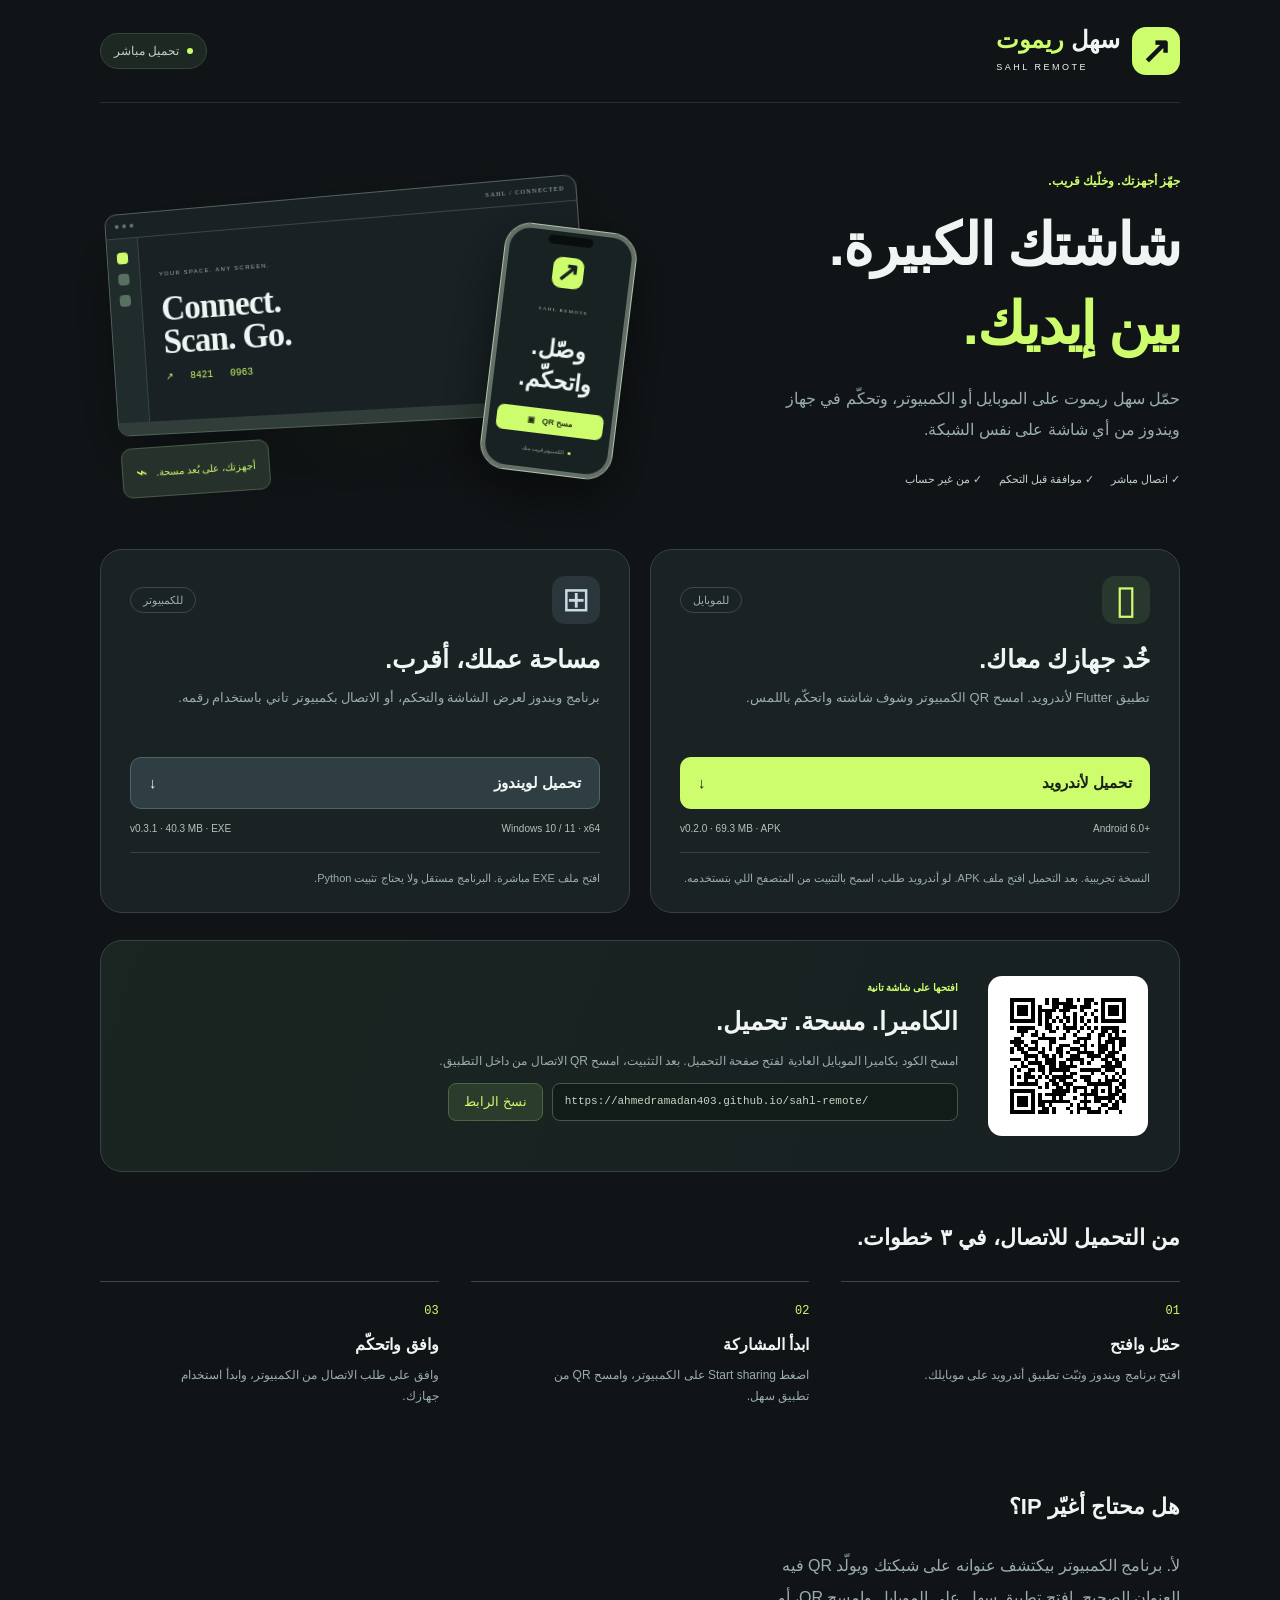
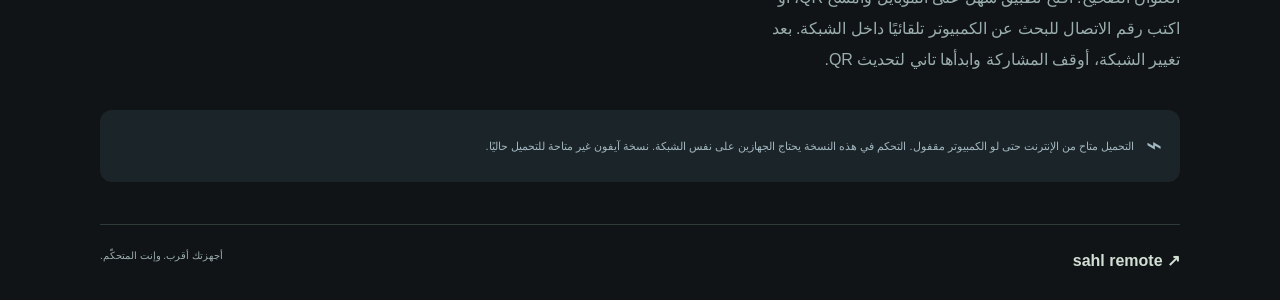
<file: docs/index.html>
<!doctype html>
<html lang="ar" dir="rtl">
<head>
  <meta charset="utf-8">
  <meta name="viewport" content="width=device-width, initial-scale=1">
  <meta http-equiv="Content-Security-Policy" content="default-src 'none'; img-src 'self'; style-src 'self'; script-src 'self'; connect-src 'self'; base-uri 'none'; form-action 'none'">
  <meta name="theme-color" content="#101416">
  <meta name="description" content="حمّل سهل ريموت لأندرويد وويندوز، ووصّل أجهزتك على نفس شبكة الواي فاي.">
  <title>تحميل سهل ريموت · Sahl Remote</title>
  <link rel="stylesheet" href="./downloads.css">
  <script src="./downloads.js" defer></script>
</head>
<body>
  <div class="shell">
    <header>
      <a class="brand" href="./" aria-label="سهل ريموت"><span class="mark" aria-hidden="true">↗</span><span>سهل <em>ريموت</em><small dir="ltr">SAHL REMOTE</small></span></a>
      <span class="badge"><i></i> تحميل مباشر</span>
    </header>
    <main>
      <section class="hero">
        <div class="intro">
          <p class="eyebrow">جهّز أجهزتك. وخلّيك قريب.</p>
          <h1>شاشتك الكبيرة.<br><span>بين إيديك.</span></h1>
          <p class="lead">حمّل سهل ريموت على الموبايل أو الكمبيوتر، وتحكّم في جهاز ويندوز من أي شاشة على نفس الشبكة.</p>
          <div class="features"><span>✓ اتصال مباشر</span><span>✓ موافقة قبل التحكم</span><span>✓ من غير حساب</span></div>
        </div>
        <div class="visual" aria-hidden="true">
          <div class="desktop"><div class="titlebar"><span></span><span></span><span></span><b>SAHL / CONNECTED</b></div><div class="screen"><div class="screen-side"><i></i><i></i><i></i></div><div class="screen-main"><small>YOUR SPACE. ANY SCREEN.</small><strong>Connect.<br>Scan. Go.</strong><div class="screen-code">↗ &nbsp; 8421 &nbsp; 0963</div></div></div></div>
          <div class="phone"><div class="notch"></div><div class="phone-mark">↗</div><small>SAHL REMOTE</small><strong>وصّل.<br>واتحكّم.</strong><div class="phone-button">مسح QR &nbsp; ▣</div><div class="phone-status"><i></i> الكمبيوتر قريب منك</div></div>
          <div class="floating">⌁ <span>أجهزتك، على بُعد مسحة.</span></div>
        </div>
      </section>
      <section class="downloads" aria-label="تحميل التطبيقات">
        <article class="download-card" id="android-card">
          <div class="card-top"><span class="platform-icon" aria-hidden="true">▯</span><span class="tag">للموبايل</span></div>
          <h2>خُد جهازك معاك.</h2><p>تطبيق Flutter لأندرويد. امسح QR الكمبيوتر وشوف شاشته واتحكّم باللمس.</p>
          <a class="download-button primary" id="android-download" aria-disabled="true"><span>تحميل لأندرويد</span><span aria-hidden="true">↓</span></a>
          <div class="file-meta"><span id="android-meta">بنجهّز رابط التحميل…</span><span>Android 6.0+</span></div>
          <p class="install-hint">النسخة تجريبية. بعد التحميل افتح ملف APK. لو أندرويد طلب، اسمح بالتثبيت من المتصفح اللي بتستخدمه.</p>
        </article>
        <article class="download-card" id="windows-card">
          <div class="card-top"><span class="platform-icon windows-icon" aria-hidden="true">⊞</span><span class="tag">للكمبيوتر</span></div>
          <h2>مساحة عملك، أقرب.</h2><p>برنامج ويندوز لعرض الشاشة والتحكم، أو الاتصال بكمبيوتر تاني باستخدام رقمه.</p>
          <a class="download-button secondary" id="windows-download" aria-disabled="true"><span>تحميل لويندوز</span><span aria-hidden="true">↓</span></a>
          <div class="file-meta"><span id="windows-meta">بنجهّز رابط التحميل…</span><span>Windows 10 / 11 · x64</span></div>
          <p class="install-hint">افتح ملف EXE مباشرة. البرنامج مستقل ولا يحتاج تثبيت Python.</p>
        </article>
      </section>
      <p class="load-error" id="load-error" role="alert" hidden>تعذّر تجهيز الروابط. افتح <a href="https://github.com/AhmedRamadan403/sahl-remote/releases/tag/v0.3.1">إصدارات GitHub</a> للتحميل مباشرة.</p>
      <section class="handoff" aria-labelledby="handoff-title">
        <div class="qr-wrap"><img src="./qr.png" width="144" height="144" alt="QR لفتح صفحة التحميل على الموبايل"></div>
        <div class="handoff-copy"><span class="eyebrow">افتحها على شاشة تانية</span><h2 id="handoff-title">الكاميرا. مسحة. تحميل.</h2><p>امسح الكود بكاميرا الموبايل العادية لفتح صفحة التحميل. بعد التثبيت، امسح QR الاتصال من داخل التطبيق.</p><div class="copy-row"><input id="page-address" readonly aria-label="رابط صفحة التحميل" dir="ltr"><button id="copy-address" type="button">نسخ الرابط</button></div><p class="copy-status" id="copy-status" role="status" aria-live="polite"></p></div>
      </section>
      <section class="steps" aria-label="ابدأ في ثلاث خطوات"><h2>من التحميل للاتصال، في ٣ خطوات.</h2><div class="step-grid"><div><span>01</span><h3>حمّل وافتح</h3><p>افتح برنامج ويندوز وثبّت تطبيق أندرويد على موبايلك.</p></div><div><span>02</span><h3>ابدأ المشاركة</h3><p>اضغط Start sharing على الكمبيوتر، وامسح QR من تطبيق سهل.</p></div><div><span>03</span><h3>وافق واتحكّم</h3><p>وافق على طلب الاتصال من الكمبيوتر، وابدأ استخدام جهازك.</p></div></div></section>
      <section class="steps" aria-labelledby="ip-faq"><h2 id="ip-faq">هل محتاج أغيّر IP؟</h2><p class="lead">لأ. برنامج الكمبيوتر بيكتشف عنوانه على شبكتك ويولّد QR فيه العنوان الصحيح. افتح تطبيق سهل على الموبايل وامسح QR، أو اكتب رقم الاتصال للبحث عن الكمبيوتر تلقائيًا داخل الشبكة. بعد تغيير الشبكة، أوقف المشاركة وابدأها تاني لتحديث QR.</p></section>
      <aside class="network-note"><span aria-hidden="true">⌁</span><p>التحميل متاح من الإنترنت حتى لو الكمبيوتر مقفول. التحكم في هذه النسخة يحتاج الجهازين على نفس الشبكة. نسخة آيفون غير متاحة للتحميل حاليًا.</p></aside>
    </main>
    <footer><span dir="ltr">sahl remote ↗</span><span>أجهزتك أقرب. وإنت المتحكّم.</span></footer>
  </div>
</body>
</html>
</file>
<file: docs/downloads.css>
:root{color-scheme:dark;--bg:#101416;--card:#1a2224;--edge:#344346;--ink:#eff5f2;--muted:#9aadae;--lime:#cdfc6c}*{box-sizing:border-box}body{margin:0;background:var(--bg);color:var(--ink);font-family:"Segoe UI",Tahoma,Arial,sans-serif;line-height:1.7}button,input,a{-webkit-tap-highlight-color:transparent}a{color:inherit;text-decoration:none}button,a,input{outline-offset:5px}button:focus-visible,a:focus-visible,input:focus-visible{outline:2px solid var(--lime)}.shell{max-width:1152px;margin:auto;padding:0 36px}header{display:flex;align-items:center;justify-content:space-between;padding:27px 0;border-bottom:1px solid #253034}.brand{display:flex;align-items:center;gap:12px;font-size:24px;font-weight:750;line-height:1.1}.brand em{font-style:normal;color:var(--lime)}.brand small{display:block;font:9px/1.8 "Segoe UI",sans-serif;letter-spacing:2.5px;margin-top:5px}.mark{display:grid;place-items:center;width:48px;height:48px;background:var(--lime);border-radius:14px;font:700 36px/1 "Segoe UI";color:var(--bg)}.badge{font-size:12px;color:#c2d0c6;background:#1d2823;border:1px solid #344539;border-radius:24px;padding:7px 13px;display:flex;align-items:center;gap:8px}.badge i,.phone-status i{width:6px;height:6px;border-radius:50%;background:var(--lime)}.hero{display:grid;grid-template-columns:1fr 1fr;gap:30px;align-items:center;padding:62px 0 54px}.eyebrow{font-size:12px;font-weight:650;color:var(--lime);margin:0 0 15px}h1{font-size:58px;line-height:1.35;letter-spacing:-2px;margin:0 0 20px;font-weight:750}h1 span{color:var(--lime)}.lead{font-size:16px;color:var(--muted);max-width:420px;line-height:1.95;margin:0}.features{display:flex;flex-wrap:wrap;gap:17px;margin-top:25px;color:#c1cfc9;font-size:11px}.visual{height:330px;position:relative;direction:ltr;isolation:isolate}.visual:before{content:"";position:absolute;inset:5% 12%;background:radial-gradient(ellipse,#6f914828,transparent 68%);z-index:-1}.desktop{position:absolute;left:0;top:30px;width:91%;height:230px;border:1px solid #52615b;border-radius:12px;background:#192124;box-shadow:0 30px 70px #0005;transform:perspective(900px) rotateY(-8deg) rotateZ(-4deg);overflow:hidden}.desktop:after{content:"";position:absolute;bottom:0;left:0;right:0;height:13px;background:#303d38}.titlebar{display:flex;align-items:center;gap:4px;height:25px;border-bottom:1px solid #3a4645;padding:0 10px}.titlebar span{width:4px;height:4px;border-radius:50%;background:#64786f}.titlebar b{font:6px/1 "Segoe UI";letter-spacing:1.2px;color:#acbdb1;margin-left:auto}.screen{display:flex;height:190px}.screen-side{width:34px;background:#202b2b;border-right:1px solid #3a4645;padding:14px 10px}.screen-side i{display:block;width:12px;height:12px;background:#577060;border-radius:4px;margin-bottom:10px}.screen-side i:first-child{background:var(--lime)}.screen-main{padding:22px 20px}.screen-main small{font-size:6px;letter-spacing:1.5px;color:#a2b4a7}.screen-main strong{display:block;font:700 35px/.98 "Segoe UI";letter-spacing:-1px;color:var(--ink);margin:10px 0}.screen-code{font:10px/1.5 Consolas,monospace;color:var(--lime)}.phone{position:absolute;right:1px;top:63px;width:131px;height:246px;transform:rotate(7deg);background:#192222;border:4px solid #637068;outline:1px solid #b4c2ae;border-radius:25px;box-shadow:0 20px 55px #0008;text-align:center;padding:18px 8px 8px;direction:rtl}.notch{position:absolute;top:4px;left:38px;width:45px;height:9px;background:#080e0e;border-radius:8px}.phone-mark{margin:7px auto 5px;background:var(--lime);color:#18231d;width:31px;height:31px;border-radius:9px;font:700 27px/31px "Segoe UI"}.phone small{font:5px/1.5 "Segoe UI";letter-spacing:1.4px;color:#b5c1b8}.phone strong{display:block;font-size:23px;line-height:1.4;margin:13px 0 12px}.phone-button{background:var(--lime);border-radius:7px;color:#202a1a;font-size:8px;padding:6px 0;font-weight:700}.phone-status{display:flex;justify-content:center;align-items:center;gap:4px;font-size:5px;margin-top:12px;color:#a2b4a7}.phone-status i{width:3px;height:3px}.floating{position:absolute;bottom:1px;left:22px;background:#26312c;border:1px solid #485b45;border-radius:10px;padding:8px 13px;display:flex;align-items:center;gap:9px;color:var(--lime);font-size:19px;transform:rotate(-4deg)}.floating span{font-size:10px;direction:rtl}.downloads{display:grid;grid-template-columns:1fr 1fr;gap:20px}.download-card{padding:26px 29px 24px;border:1px solid var(--edge);border-radius:22px;background:var(--card)}.card-top{display:flex;align-items:center;justify-content:space-between;margin-bottom:17px}.platform-icon{display:grid;place-items:center;font:40px/1 "Segoe UI";width:48px;height:48px;border-radius:13px;background:#29382e;color:var(--lime)}.windows-icon{font-size:34px;background:#2a363b;color:#c8dae2}.tag{color:var(--muted);font-size:11px;border:1px solid #3a484b;border-radius:20px;padding:3px 12px}.download-card h2{font-size:25px;line-height:1.5;margin:0 0 7px}.download-card>p{font-size:13px;color:var(--muted);line-height:1.9;margin:0 0 21px;min-height:50px}.download-button{display:flex;justify-content:space-between;align-items:center;gap:10px;min-height:52px;border-radius:11px;padding:10px 18px;font-size:15px;font-weight:700;transition:background .18s,transform .18s;cursor:pointer}.download-button:hover{transform:translateY(-2px)}.primary{background:var(--lime);color:#172019}.primary:hover{background:#b7e55e}.secondary{background:#2e3e43;color:#f3f8f7;border:1px solid #50646a}.secondary:hover{background:#3d5157}.download-button[aria-disabled=true]{opacity:.45;pointer-events:none;cursor:default}.file-meta{display:flex;justify-content:space-between;gap:10px;font-size:10px;color:#b3c2ba;margin-top:11px;direction:ltr}.download-card .install-hint{font-size:11px;line-height:1.85;min-height:0;margin:15px 0 0;padding-top:15px;border-top:1px solid #344143}.handoff{display:flex;gap:30px;align-items:center;padding:31px;margin-top:27px;border:1px solid var(--edge);border-radius:22px;background:linear-gradient(110deg,#1a2521,#182022)}.qr-wrap{background:white;padding:8px;border-radius:14px;flex-shrink:0;line-height:0}.qr-wrap img{width:144px;height:144px;image-rendering:pixelated}.handoff h2{font-size:25px;margin:1px 0 8px}.handoff p{font-size:12px;color:var(--muted);max-width:580px;margin:0 0 12px}.handoff .eyebrow{font-size:10px}.copy-row{display:flex;gap:9px;max-width:510px}.copy-row input{min-width:0;width:100%;padding:9px 12px;border:1px solid #47574e;border-radius:8px;background:#111b17;color:#c7d4c7;font:11px/1.6 Consolas,monospace}.copy-row button{flex-shrink:0;background:#2c3c2c;border:1px solid #4e6545;border-radius:8px;color:var(--lime);padding:6px 15px;font-family:inherit;cursor:pointer}.handoff .copy-status{font-size:10px;margin:4px 0 0;min-height:15px;color:var(--lime)}.steps{padding:47px 0 35px}.steps>h2{font-size:22px;margin:0 0 25px}.step-grid{display:grid;grid-template-columns:repeat(3,1fr);gap:32px}.step-grid>div{padding-top:13px;border-top:1px solid #3b4944}.step-grid span{font:12px/1.7 Consolas,monospace;color:var(--lime)}.step-grid h3{font-size:16px;margin:9px 0 7px}.step-grid p{font-size:12px;color:var(--muted);margin:0;max-width:260px}.network-note{display:flex;gap:12px;align-items:center;border-radius:12px;background:#1b2428;padding:13px 18px;color:#a2b7bf}.network-note>span{font-size:27px}.network-note p{font-size:11px;line-height:1.9;margin:0}.load-error{color:#ffbea4;background:#382a24;padding:14px;border-radius:10px;font-size:12px}footer{display:flex;justify-content:space-between;margin-top:42px;padding:22px 0 26px;border-top:1px solid #2e3b36;font-size:10px;color:var(--muted)}footer>span:first-child{font-size:16px;font-weight:700;color:#d2dfd4}[hidden]{display:none!important}@media(min-width:1450px){.hero{padding:78px 0 64px}}@media(max-width:760px){.shell{padding:0 22px}header{padding:21px 0}.hero{grid-template-columns:1fr;padding:37px 0 30px;gap:14px}.intro{text-align:center}.eyebrow{font-size:11px;margin-bottom:12px}h1{font-size:44px;letter-spacing:-1.3px;line-height:1.4;margin-bottom:14px}.lead{font-size:14px;max-width:450px;margin:auto}.features{justify-content:center;font-size:10px;gap:13px;margin-top:18px}.visual{width:min(360px,95%);height:300px;margin:auto}.desktop{top:24px}.phone{top:50px;right:0}.floating{left:16px;bottom:1px}.downloads{grid-template-columns:1fr;gap:17px}.download-card{padding:24px}.download-card>p{min-height:0}.handoff{flex-direction:column;padding:26px 21px;gap:19px;text-align:center}.handoff h2{font-size:23px}.handoff .eyebrow{margin-bottom:6px}.handoff p{font-size:12px}.qr-wrap img{width:160px;height:160px}.copy-row{gap:6px}.copy-row input{font-size:10px}.copy-row button{padding:6px 10px;font-size:11px}.steps{padding:37px 0 29px}.steps>h2{font-size:19px}.step-grid{grid-template-columns:1fr;gap:22px}.step-grid>div{position:relative;padding-right:38px}.step-grid span{position:absolute;right:0;top:18px}.step-grid h3{margin:3px 0 4px}.step-grid p{max-width:none}.brand{font-size:21px;gap:9px}.mark{width:41px;height:41px;font-size:31px}.brand small{font-size:7px;letter-spacing:2px}.badge{font-size:9px;padding:6px 9px;gap:5px}.badge i{width:4px;height:4px}.network-note{padding:13px;align-items:flex-start}.network-note p{font-size:10px}footer{margin-top:29px;font-size:9px;gap:13px}footer>span:first-child{font-size:13px}}@media(prefers-reduced-motion:reduce){*{transition:none!important}}
</file>
